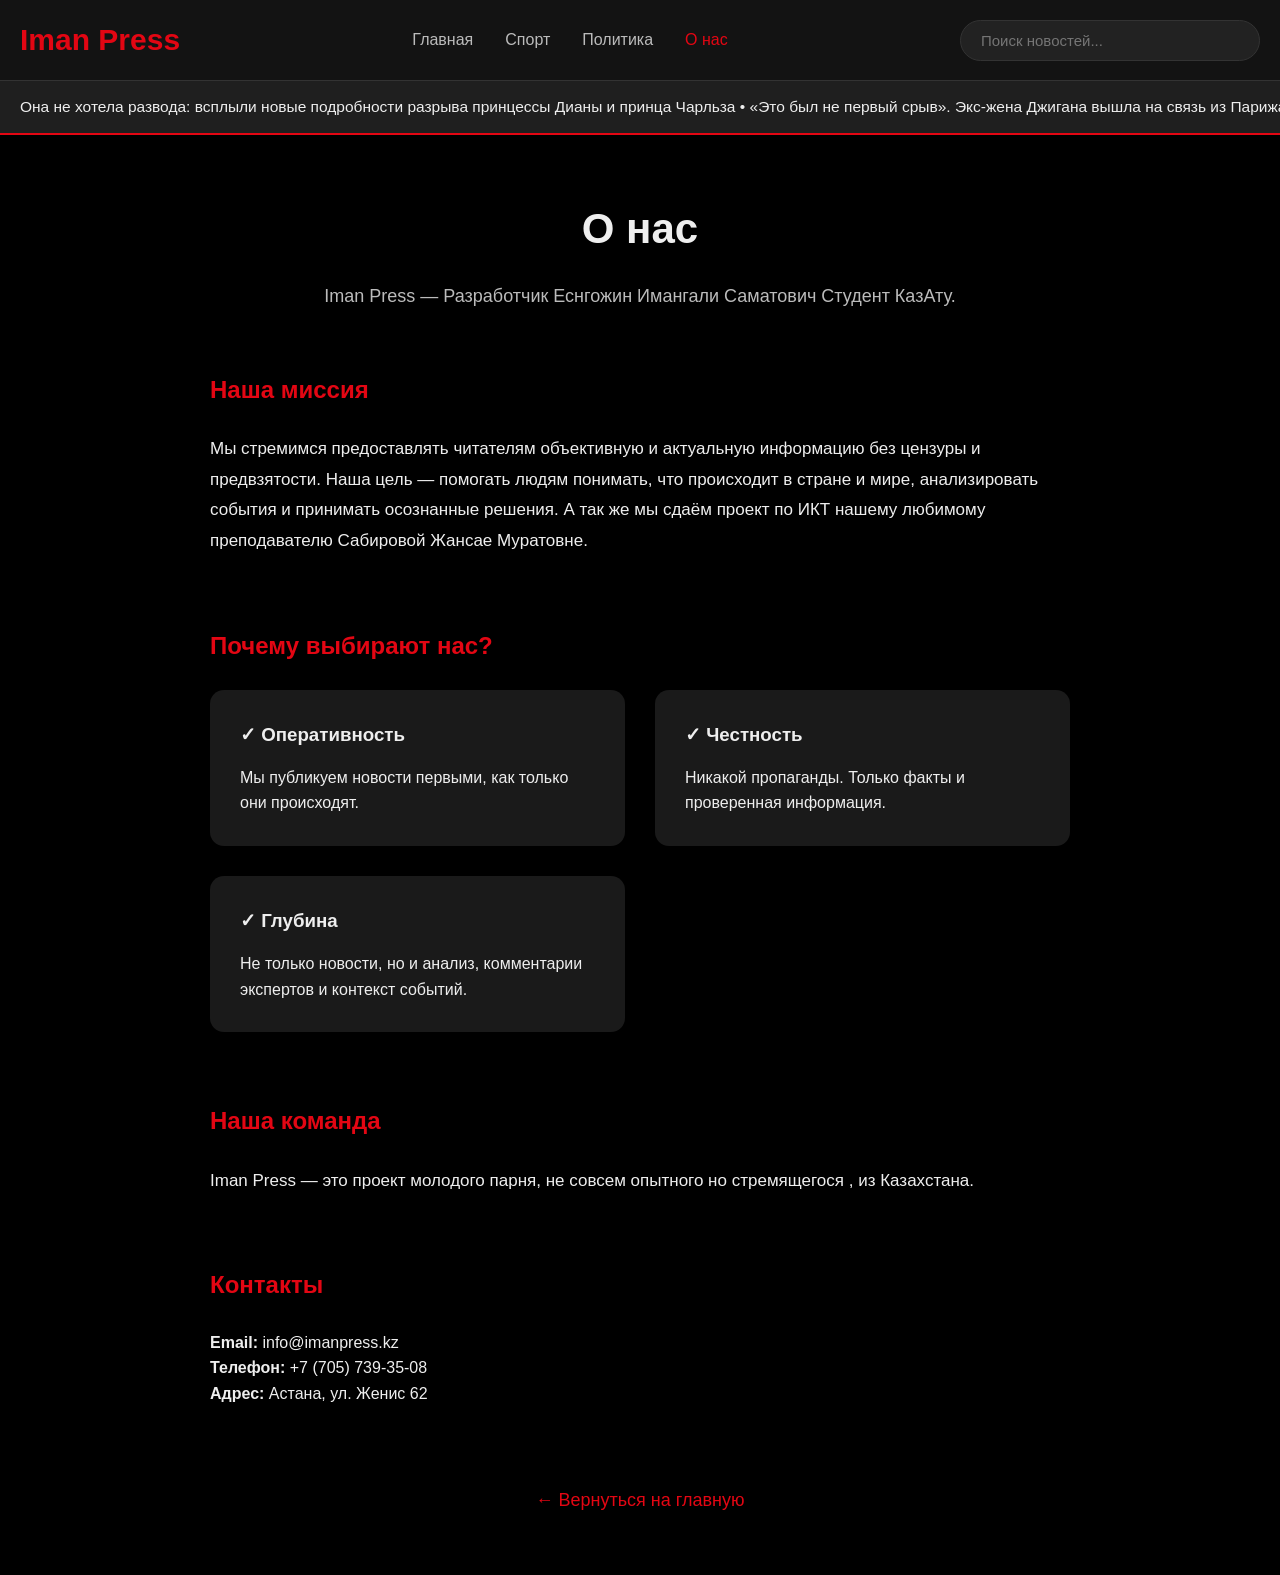
<file: about.html>
<!DOCTYPE html>
<html lang="ru">
<head>
    <meta charset="UTF-8">
    <meta name="viewport" content="width=device-width, initial-scale=1.0">
    <title>Iman Press — О нас</title>
    <link rel="stylesheet" href="style.css">
</head>
<body class="dark-page">

    <header>
        <nav class="navbar">    
            <div class="container">
                <a href="index.html" class="logo">Iman Press</a>
                <ul class="nav-menu">
                    <li><a href="index.html" class="nav-link">Главная</a></li>
                    <li><a href="sport.html" class="nav-link">Спорт</a></li>
                    <li><a href="politics.html" class="nav-link">Политика</a></li>
                    <li><a href="about.html" class="nav-link active">О нас</a></li>
                </ul>
                <input type="text" id="search-input" placeholder="Поиск новостей..." class="search-input">
            </div>
        </nav>

        <div class="breaking-news">
            <div class="container">
                <span id="ticker">Она не хотела развода: всплыли новые подробности разрыва принцессы Дианы и принца Чарльза  •  «Это был не первый срыв». Экс-жена Джигана вышла на связь из Парижа  •  Мы просто не выдержали: Ивангай о расставании с Марьяной Ро  •  Всё разрушило одно фото: почему Кристен Стюарт рассталась с Робертом Паттинсоном  •  Близкие Брэда Питта назвали худшее последствие развода с Анджелиной Джоли</span>
            </div>
        </div>
    </header>

    <main class="container" style="max-width: 900px; margin: 60px auto;">

        <h1 style="font-size: 42px; text-align: center; margin-bottom: 20px;">О нас</h1>
        <p style="text-align: center; font-size: 18px; color: #bbbbbb; max-width: 700px; margin: 0 auto 60px;">
            Iman Press — Разработчик Еснгожин Имангали Саматович Студент КазАту.
        </p>

        <div class="about-content">

            <section style="margin-bottom: 70px;">
                <h2 style="color: #e30613; margin-bottom: 25px;">Наша миссия</h2>
                <p style="font-size: 17px; line-height: 1.8;">
                    Мы стремимся предоставлять читателям объективную и актуальную информацию без цензуры и предвзятости. 
                    Наша цель — помогать людям понимать, что происходит в стране и мире, анализировать события и принимать осознанные решения.
                    А так же мы сдаём проект по ИКТ нашему любимому преподавателю Сабировой Жансае Муратовне.
                </p>
            </section>

            <section style="margin-bottom: 70px;">
                <h2 style="color: #e30613; margin-bottom: 25px;">Почему выбирают нас?</h2>
                <div style="display: grid; grid-template-columns: repeat(auto-fit, minmax(280px, 1fr)); gap: 30px;">
                    <div style="background: #1a1a1a; padding: 30px; border-radius: 14px;">
                        <h3 style="margin-bottom: 15px;">✓ Оперативность</h3>
                        <p>Мы публикуем новости первыми, как только они происходят.</p>
                    </div>
                    <div style="background: #1a1a1a; padding: 30px; border-radius: 14px;">
                        <h3 style="margin-bottom: 15px;">✓ Честность</h3>
                        <p>Никакой пропаганды. Только факты и проверенная информация.</p>
                    </div>
                    <div style="background: #1a1a1a; padding: 30px; border-radius: 14px;">
                        <h3 style="margin-bottom: 15px;">✓ Глубина</h3>
                        <p>Не только новости, но и анализ, комментарии экспертов и контекст событий.</p>
                    </div>
                </div>
            </section>

            <section style="margin-bottom: 70px;">
                <h2 style="color: #e30613; margin-bottom: 25px;">Наша команда</h2>
                <p style="font-size: 17px; line-height: 1.8;">
                    Iman Press — это проект молодого парня, не совсем опытного но стремящегося , из Казахстана. 
                    <!-- Мы работаем 24/7, чтобы вы всегда были в курсе самых важных событий. -->
                </p>
            </section>

            <section>
                <h2 style="color: #e30613; margin-bottom: 25px;">Контакты</h2>
                <p><strong>Email:</strong> info@imanpress.kz</p>
                <p><strong>Телефон:</strong> +7 (705) 739-35-08</p>
                <p><strong>Адрес:</strong> Астана, ул. Женис 62</p>
            </section>

        </div>

        <div style="text-align: center; margin-top: 80px;">
            <a href="index.html" style="color: #e30613; font-size: 18px; text-decoration: none;">
                ← Вернуться на главную
            </a>
        </div>

    </main>

    <script src="script.js"></script>
</body>
</html>
</file>
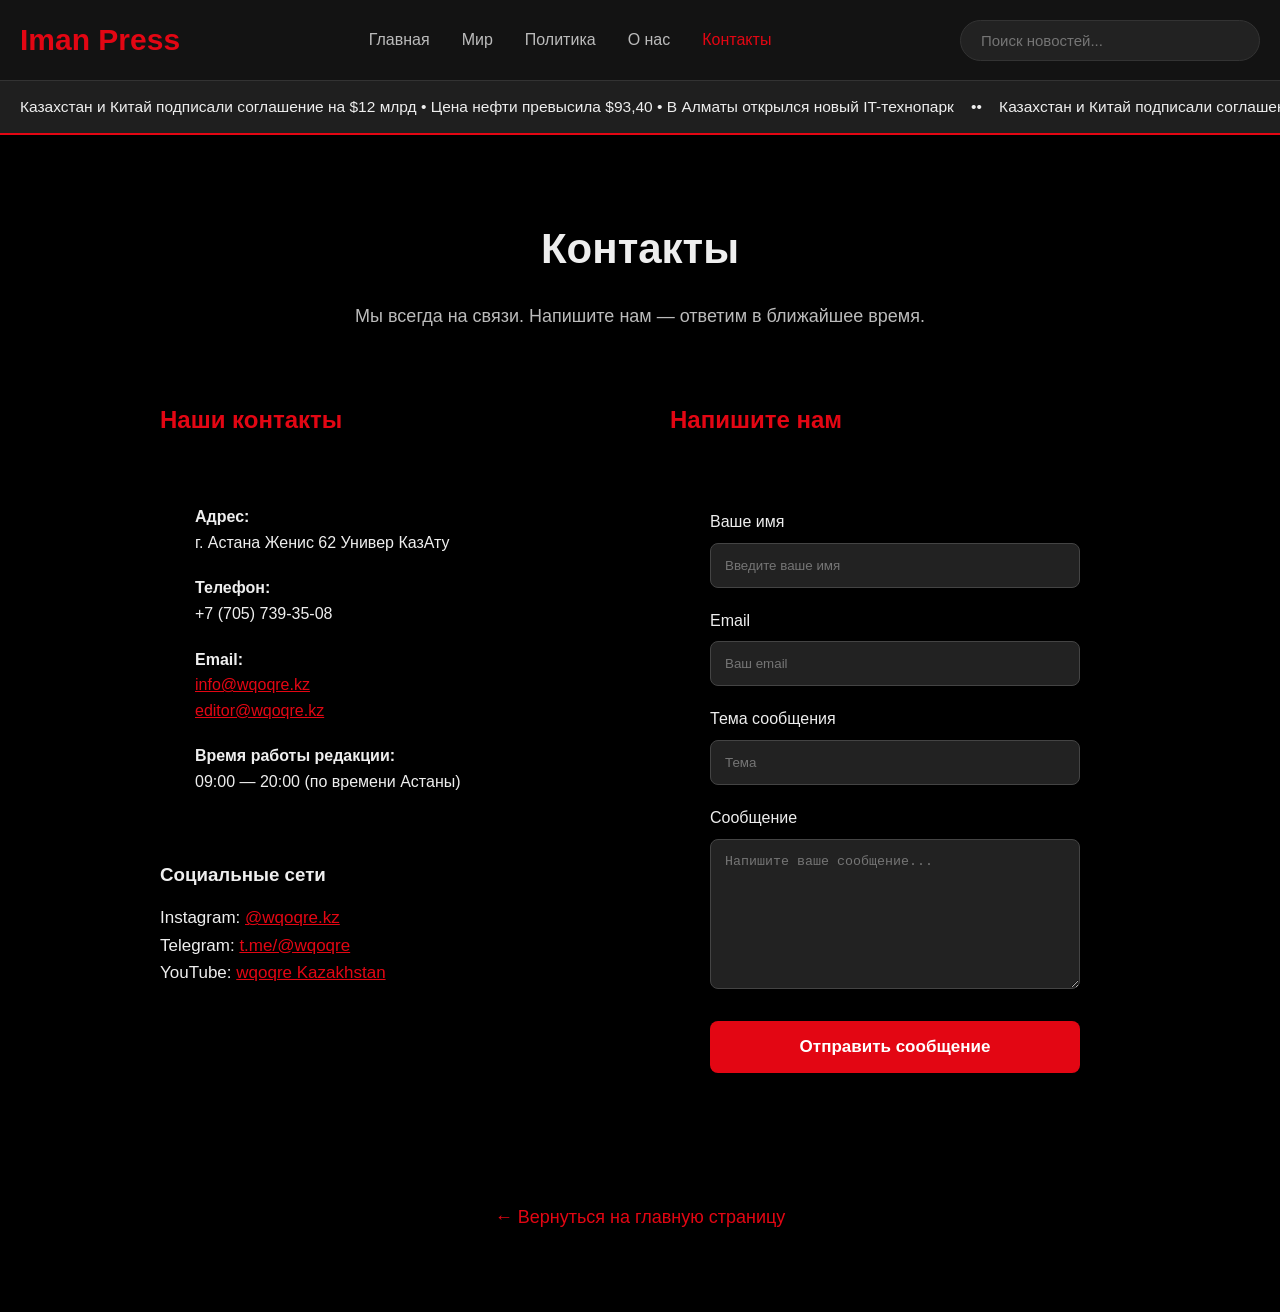
<file: contacts.html>
<!DOCTYPE html>
<html lang="ru">
<head>
    <meta charset="UTF-8">
    <meta name="viewport" content="width=device-width, initial-scale=1.0">
    <title>Iman Press — Контакты</title>
    <link rel="stylesheet" href="style.css">
</head>
<body class="dark-page">

    <header>
        <nav class="navbar">
            <div class="container">
                <a href="index.html" class="logo">Iman Press</a>
                <ul class="nav-menu">
                    <li><a href="index.html" class="nav-link">Главная</a></li>
                    <li><a href="world.html" class="nav-link">Мир</a></li>
                    <li><a href="politics.html" class="nav-link">Политика</a></li>
                    <li><a href="about.html" class="nav-link">О нас</a></li>
                    <li><a href="contacts.html" class="nav-link active">Контакты</a></li>
                </ul>
                <input type="text" id="search-input" placeholder="Поиск новостей..." class="search-input">
            </div>
        </nav>

        <div class="breaking-news">
            <div class="container">
                <span id="ticker">Казахстан и Китай подписали соглашение на $12 млрд • Цена нефти превысила $93,40 • В Алматы открылся новый IT-технопарк</span>
            </div>
        </div>
    </header>

    <main class="container" style="max-width: 1000px; margin: 80px auto;">

        <h1 style="text-align: center; font-size: 42px; margin-bottom: 20px;">Контакты</h1>
        <p style="text-align: center; font-size: 18px; color: #bbbbbb; max-width: 700px; margin: 0 auto 70px;">
            Мы всегда на связи. Напишите нам — ответим в ближайшее время.
        </p>

        <div style="display: grid; grid-template-columns: 1fr 1fr; gap: 60px;">
            <div>
                <h2 style="color: #e30613; margin-bottom: 30px;">Наши контакты</h2>
                
                <div style="background: #000000; padding: 35px; border-radius: 16px; margin-bottom: 30px;">
                    <p style="margin-bottom: 20px;"><strong>Адрес:</strong><br>
                    г. Астана Женис 62 Универ КазАту</p>
                    
                    <p style="margin-bottom: 20px;"><strong>Телефон:</strong><br>
                    +7 (705) 739-35-08<br></p>
                    
                    <p style="margin-bottom: 20px;"><strong>Email:</strong><br>
                    <a href="mailto:info@Iman Press.kz" style="color: #e30613;">info@wqoqre.kz</a><br>
                    <a href="mailto:editor@Iman Press.kz" style="color: #e30613;">editor@wqoqre.kz</a></p>
                    
                    <p><strong>Время работы редакции:</strong><br>
                    09:00 — 20:00 (по времени Астаны)</p>
                </div>

                <h3 style="margin-bottom: 15px;">Социальные сети</h3>
                <p style="font-size: 17px;">
                    Instagram: <a href="#" style="color: #e30613;">@wqoqre.kz</a><br>
                    Telegram: <a href="#" style="color: #e30613;">t.me/@wqoqre</a><br>
                    YouTube: <a href="#" style="color: #e30613;">wqoqre Kazakhstan</a>
                </p>
            </div>
            <div>
                <h2 style="color: #e30613; margin-bottom: 30px;">Напишите нам</h2>
                
                <form style="background: #000000; padding: 40px; border-radius: 16px;">
                    <div style="margin-bottom: 20px;">
                        <label style="display: block; margin-bottom: 8px;">Ваше имя</label>
                        <input type="text" placeholder="Введите ваше имя" style="width: 100%; padding: 14px; background: #222; border: 1px solid #444; border-radius: 8px; color: white;">
                    </div>

                    <div style="margin-bottom: 20px;">
                        <label style="display: block; margin-bottom: 8px;">Email</label>
                        <input type="email" placeholder="Ваш email" style="width: 100%; padding: 14px; background: #222; border: 1px solid #444; border-radius: 8px; color: white;">
                    </div>

                    <div style="margin-bottom: 20px;">
                        <label style="display: block; margin-bottom: 8px;">Тема сообщения</label>
                        <input type="text" placeholder="Тема" style="width: 100%; padding: 14px; background: #222; border: 1px solid #444; border-radius: 8px; color: white;">
                    </div>

                    <div style="margin-bottom: 25px;">
                        <label style="display: block; margin-bottom: 8px;">Сообщение</label>
                        <textarea placeholder="Напишите ваше сообщение..." rows="8" style="width: 100%; padding: 14px; background: #222; border: 1px solid #444; border-radius: 8px; color: white; resize: vertical;"></textarea>
                    </div>

                    <button type="button" style="width: 100%; padding: 16px; background: #e30613; color: white; border: none; border-radius: 8px; font-size: 17px; font-weight: 600; cursor: pointer;">
                        Отправить сообщение
                    </button>
                </form>
            </div>

        </div>

        <div style="text-align: center; margin-top: 90px;">
            <a href="index.html" style="color: #e30613; font-size: 18px; text-decoration: none;">
                ← Вернуться на главную страницу
            </a>
        </div>

    </main>

    <script src="script.js"></script>
</body>
</html>
</file>
<file: style.css>
:root {
    --bg: url('Photo/Bg.jpg');
    --card: #1a1a1a;
    --text: #eeeeee;
    --text-light: #bbbbbb;
    --accent: #e30613;
    --border: #333333;
}

* {
    margin: 0;
    padding: 0;
    box-sizing: border-box;
}

body {
    background: var(--bg);
    color: var(--text);
    font-family: 'Segoe UI', Arial, sans-serif;
    line-height: 1.6;
}

body.dark-page {
    background: #000;
}

.navbar {
    background: rgba(20, 20, 20, 0.98);
    backdrop-filter: blur(12px);
    position: sticky;
    top: 0;
    z-index: 1000;
    border-bottom: 1px solid var(--border);
    padding: 16px 0;
}

.container {
    max-width: 1280px;
    margin: 0 auto;
    padding: 0 20px;
}

.navbar .container {
    display: flex;
    align-items: center;
    justify-content: space-between;
}

.logo {
    font-size: 30px;
    font-weight: 700;
    color: var(--accent);
    text-decoration: none;
}

.nav-menu {
    display: flex;
    list-style: none;
    gap: 32px;
}

.nav-menu a {
    color: var(--text-light);
    text-decoration: none;
    font-weight: 500;
    transition: 0.3s;
}

.nav-menu a:hover,
.nav-menu a.active {
    color: var(--accent);
}

.search-input {
    padding: 11px 20px;
    width: 300px;
    background: #222;
    border: 1px solid var(--border);
    border-radius: 30px;
    color: white;
    font-size: 15px;
}


.breaking-news {
    background: #1f1f1f;
    padding: 13px 0;
    border-bottom: 2px solid var(--accent);
    overflow: hidden;
    white-space: nowrap;
}

#ticker {
    display: inline-block;
    animation: ticker 28s linear infinite;
    font-size: 15.5px;
}

@keyframes ticker {
    0%   { transform: translateX(0); }
    100% { transform: translateX(-50%); }
}

.hero {
    position: relative;
    height: 520px;
    border-radius: 16px;
    overflow: hidden;
    margin: 35px 0;
    box-shadow: 0 15px 40px rgba(0,0,0,0.7);
}

.hero-img {
    width: 100%;
    height: 100%;
    object-fit: cover;
    transition: transform 0.9s ease;
}

.hero:hover .hero-img {
    transform: scale(1.07);
}

.hero-overlay {
    position: absolute;
    bottom: 0;
    left: 0;
    right: 0;
    background: linear-gradient(transparent, rgba(0,0,0,0.92));
    padding: 55px 45px 45px;
}

.hero-overlay a {
    text-decoration: none;
    color: #ff0000;
}

.hero-category {
    color: var(--accent);
    font-weight: 700;
    font-size: 16px;
    margin-bottom: 12px;
}

.hero-title {
    font-size: 2.75rem;
    line-height: 1.2;
    margin-bottom: 16px;
}

.hero-desc {
    font-size: 1.2rem;
    max-width: 720px;
    color: var(--text-light);
}

.main-with-sidebar {
    display: grid;
    grid-template-columns: 1fr 370px;
    gap: 50px;
    margin-top: 40px;
}

.section-title {
    font-size: 29px;
    margin-bottom: 32px;
    position: relative;
}

.section-title::after {
    content: '';
    position: absolute;
    bottom: -10px;
    left: 0;
    width: 65px;
    height: 4px;
    background: var(--accent);
}

.news-grid {
    display: grid;
    grid-template-columns: repeat(auto-fill, minmax(340px, 1fr));
    gap: 28px;
}

.news-card {
    background: var(--card);
    border-radius: 14px;
    overflow: hidden;
    transition: all 0.4s ease;
    box-shadow: 0 6px 20px rgba(0,0,0,0.5);
}

.news-card:hover {
    transform: translateY(-12px);
    box-shadow: 0 18px 40px rgba(227, 6, 19, 0.3);
}

.news-card img {
    width: 100%;
    height: 215px;
    object-fit: cover;
    object-position: top;
}

.card-body {
    padding: 22px;
}

.card-body a {
    text-decoration: none;
    color: #ff0000;
}

.category {
    color: var(--accent);
    font-size: 14px;
    font-weight: 600;
    text-transform: uppercase;
    letter-spacing: 0.5px;
}

.news-card h3 {
    margin: 14px 0 16px;
    font-size: 1.32rem;
    line-height: 1.35;
}

.news-card p {
    color: var(--text-light);
    font-size: 15.2px;
}

.sidebar-widget {
    background: var(--card);
    border-radius: 14px;
    padding: 24px;
    margin-bottom: 32px;
}

.widget-title {
    color: var(--accent);
    font-size: 21px;
    margin-bottom: 20px;
    border-bottom: 2px solid #333;
    padding-bottom: 12px;
}

.trending-item {
    padding: 14px 0;
    border-bottom: 1px solid #333;
}

.trending-item:last-child {
    border-bottom: none;
}

.trending-item a {
    color: var(--text-light);
    text-decoration: none;
    transition: 0.3s;
}

.trending-item a:hover {
    color: white;
}

footer {
    background: #111111;
    padding: 70px 0 40px;
    margin-top: 90px;
    border-top: 1px solid #333;
}

.footer-top {
    display: grid;
    grid-template-columns: 2fr 1fr 1fr 1.5fr;
    gap: 40px;
    margin-bottom: 60px;
}

.footer-column h4 {
    color: var(--accent);
    margin-bottom: 18px;
    font-size: 18px;
}

.footer-column a {
    display: block;
    color: var(--text-light);
    text-decoration: none;
    margin-bottom: 10px;
    transition: 0.3s;
}

.footer-column a:hover {
    color: white;
}

.footer-subscribe {
    display: flex;
    margin-top: 12px;
}

.footer-subscribe input {
    flex: 1;
    padding: 14px;
    background: #222;
    border: 1px solid #444;
    border-radius: 8px 0 0 8px;
    color: white;
}

.footer-subscribe button {
    padding: 14px 24px;
    background: var(--accent);
    border: none;
    border-radius: 0 8px 8px 0;
    color: white;
    font-weight: 600;
    cursor: pointer;
}

.footer-bottom {
    display: flex;
    justify-content: space-between;
    align-items: center;
    padding-top: 30px;
    border-top: 1px solid #333;
    font-size: 14px;
    color: #888;
}

.footer-links a {
    color: #888;
    text-decoration: none;
    margin-left: 25px;
}

.footer-links a:hover {
    color: var(--accent);
}
</file>
